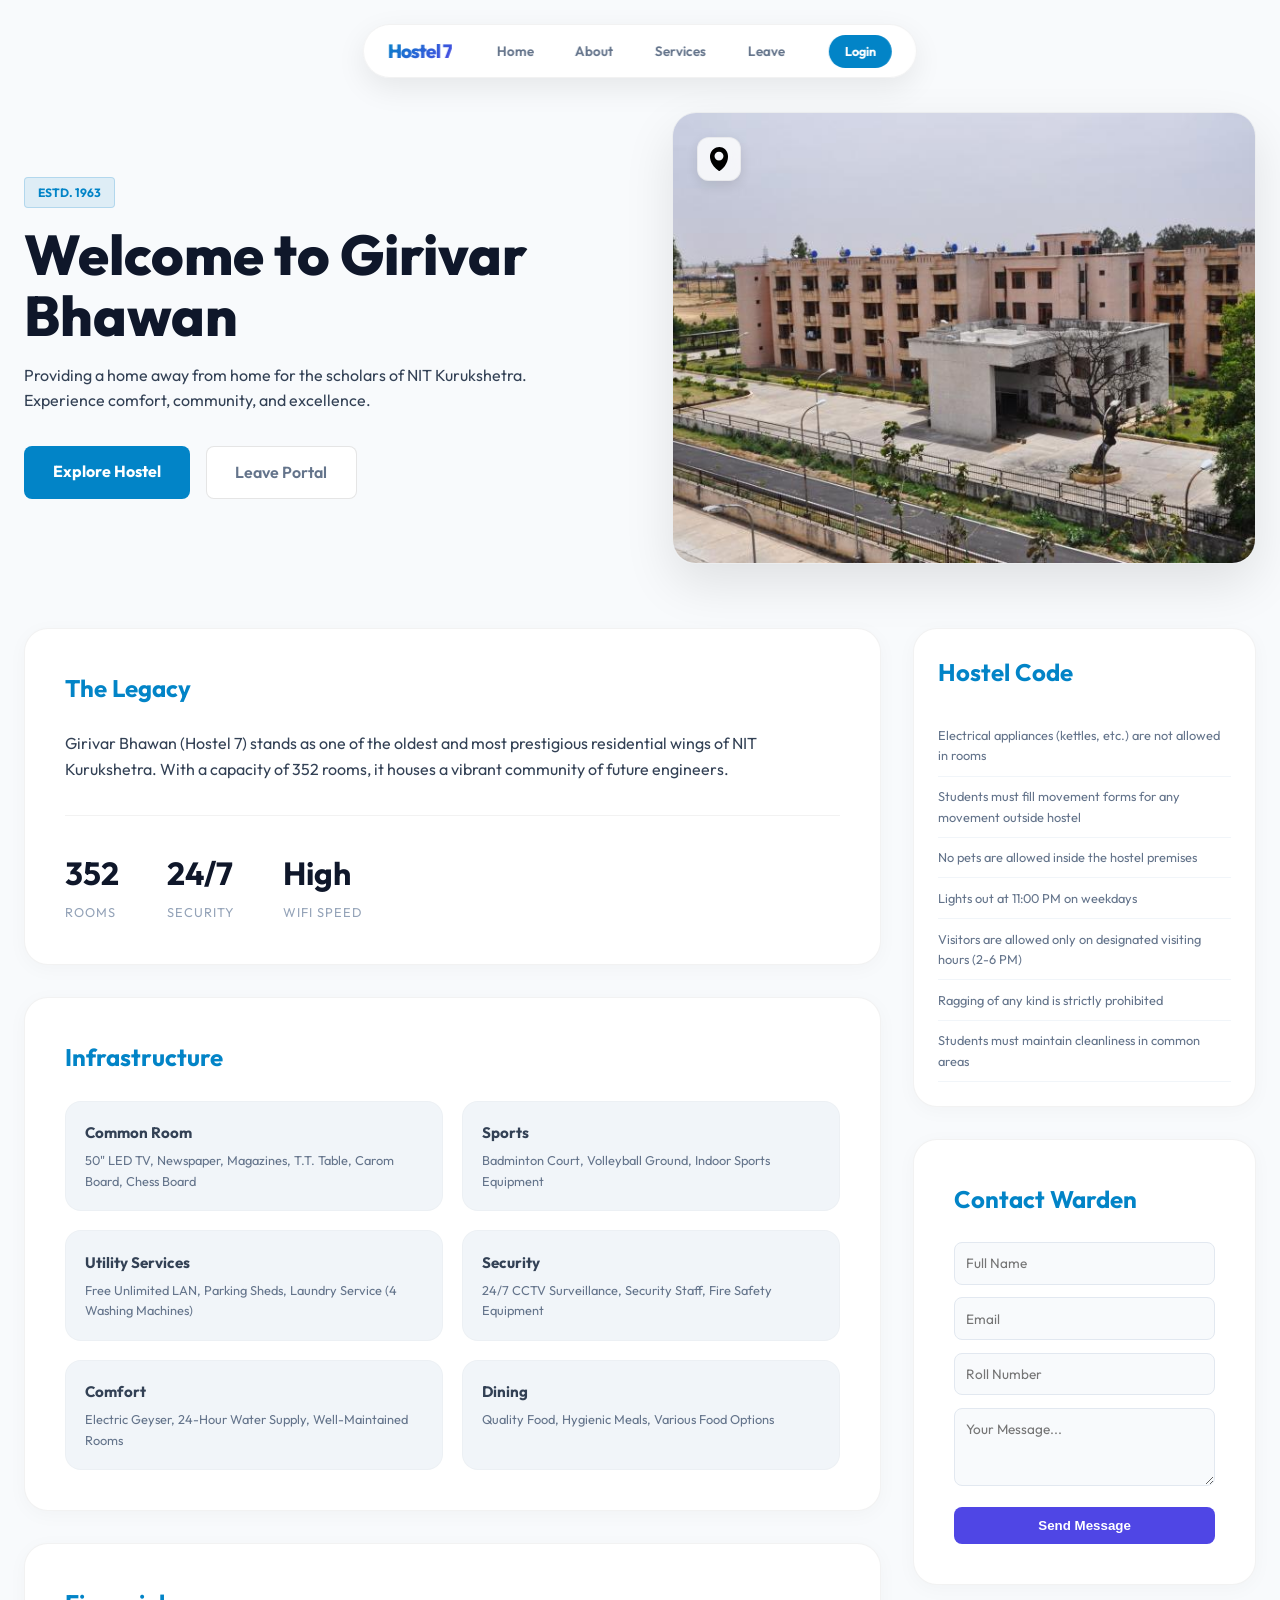
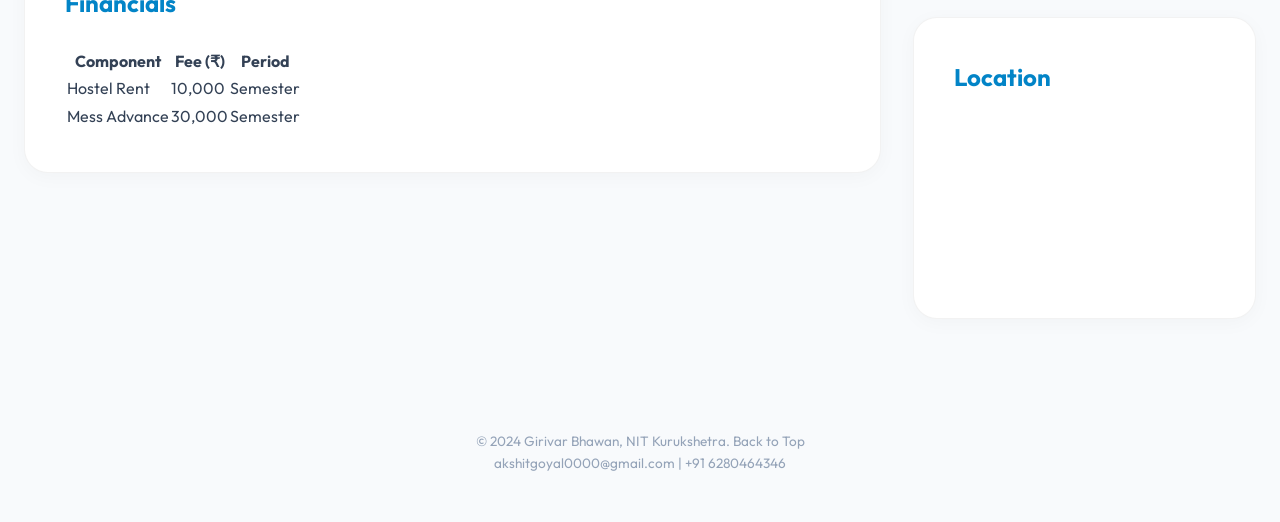
<file: index.html>
<!DOCTYPE html>
<html lang="en">
<head>
    <meta charset="UTF-8">
    <meta name="viewport" content="width=device-width, initial-scale=1.0">
    <title>Girivar Bhawan - Hostel 7 | NIT Kurukshetra</title>
    <link rel="stylesheet" href="styles.css">
</head>
<body>
    
    <nav class="navbar pill-nav">
        <div class="navbar-container">
            <h1 class="logo">Hostel 7</h1>
            <ul class="nav-links">
                <li><a href="#home" onclick="scrollTo('home')">Home</a></li>
                <li><a href="#about" onclick="scrollTo('about')">About</a></li>
                <li><a href="#facilities" onclick="scrollTo('facilities')">Services</a></li>
                <li><a href="leave.html">Leave</a></li>
            </ul>
            <div id="nav-auth-slot"></div>
        </div>
    </nav>

    <main class="app-container">
        
        <section id="hero" class="hero-split">
            <div class="hero-content">
                <span class="badge">ESTD. 1963</span>
                <h2>Welcome to Girivar Bhawan</h2>
                <p>Providing a home away from home for the scholars of NIT Kurukshetra. Experience comfort, community, and excellence.</p>
                <div class="hero-cta">
                    <a href="#about" class="btn-primary">Explore Hostel</a>
                    <a href="leave.html" class="btn-secondary">Leave Portal</a>
                </div>
            </div>
            <div class="hero-visual">
                <div class="hero-img-wrapper">
                    <a href="#location" class="hero-icon" id="hero-map-pin" title="View Location">
                        <img src="map-pin.svg" alt="Location" width="24" height="24">
                    </a>
                    <img src="image.png" alt="Girivar Bhawan Hero Image" id="heroImg" usemap="#hostel-map">
                    <map name="hostel-map" id="hostelMap">
                        <area shape="rect" data-coords="530,100,778,453" coords="530,100,778,453" href="leave.html" alt="Entrance" title="Entrance: Click to Apply for Leave">
                        <area shape="rect" data-coords="0,0,530,453" coords="0,0,530,453" href="#about" alt="Building" title="Building: Click to know About Us">
                    </map>
                </div>
            </div>
        </section>

        <div class="dashboard-grid">
            
            <div class="grid-main">
                <section id="about" class="glass-section">
                    <h2>The Legacy</h2>
                    <p>Girivar Bhawan (Hostel 7) stands as one of the oldest and most prestigious residential wings of NIT Kurukshetra. With a capacity of 352 rooms, it houses a vibrant community of future engineers.</p>
                    <div class="stats-row">
                        <div class="stat-item"><strong>352</strong><span>Rooms</span></div>
                        <div class="stat-item"><strong>24/7</strong><span>Security</span></div>
                        <div class="stat-item"><strong>High</strong><span>WiFi Speed</span></div>
                    </div>
                </section>

                <section id="facilities" class="glass-section">
                    <h2>Infrastructure</h2>
                    <div id="facilities-container" class="compact-facilities"></div>
                </section>

                <section id="fees" class="glass-section">
                    <h2>Financials</h2>
                    <div class="table-wrapper">
                        <table class="fees-table">
                            <thead>
                                <tr><th>Component</th><th>Fee (₹)</th><th>Period</th></tr>
                            </thead>
                            <tbody>
                                <tr><td>Hostel Rent</td><td>10,000</td><td>Semester</td></tr>
                                <tr><td>Mess Advance</td><td>30,000</td><td>Semester</td></tr>
                            </tbody>
                        </table>
                    </div>
                </section>
            </div>

            
            <aside class="grid-sidebar">
                <section class="glass-section rules-card">
                    <h3>Hostel Code</h3>
                    <ul class="rules-list"></ul>
                </section>

                <section id="feedback" class="glass-section feedback-card">
                    <h3>Contact Warden</h3>
                    <form class="feedback-form" onsubmit="submitFeedback(event)">
                        <input type="text" id="fname" placeholder="Full Name" required>
                        <input type="email" id="email" placeholder="Email" required>
                        <input type="text" id="roll" placeholder="Roll Number" required>
                        <textarea id="feedback" placeholder="Your Message..." rows="3" required></textarea>
                        <button type="submit" class="btn-submit">Send Message</button>
                    </form>
                    <p id="feedback-message" class="feedback-message"></p>
                </section>

                <section id="location" class="glass-section location-mini">
                    <h3>Location</h3>
                    <div class="map-mini">
                        <iframe src="https://www.google.com/maps/embed?pb=!1m18!1m12!1m3!1d3435.67!2d76.80!3d29.96!2m3!1f0!2f0!3f0!3m2!1i1024!2i768!4f13.1!3m3!1m2!1s0x0%3A0x0!2zMjnCsDU4JzA0LjgiTiA3NsKwNDgnMTEuMiJF!5e0!3m2!1sen!2sin!4v1234567890" width="100%" height="150" style="border:0;" allowfullscreen="" loading="lazy"></iframe>
                    </div>
                </section>
            </aside>
        </div>
    </main>

    <footer class="footer">
        <p>&copy; 2024 Girivar Bhawan, NIT Kurukshetra. <a href="#hero">Back to Top</a></p>
        <p>akshitgoyal0000@gmail.com | +91 6280464346</p>
    </footer>

    <script src="scripts.js"></script>
</body>
</html>
</file>
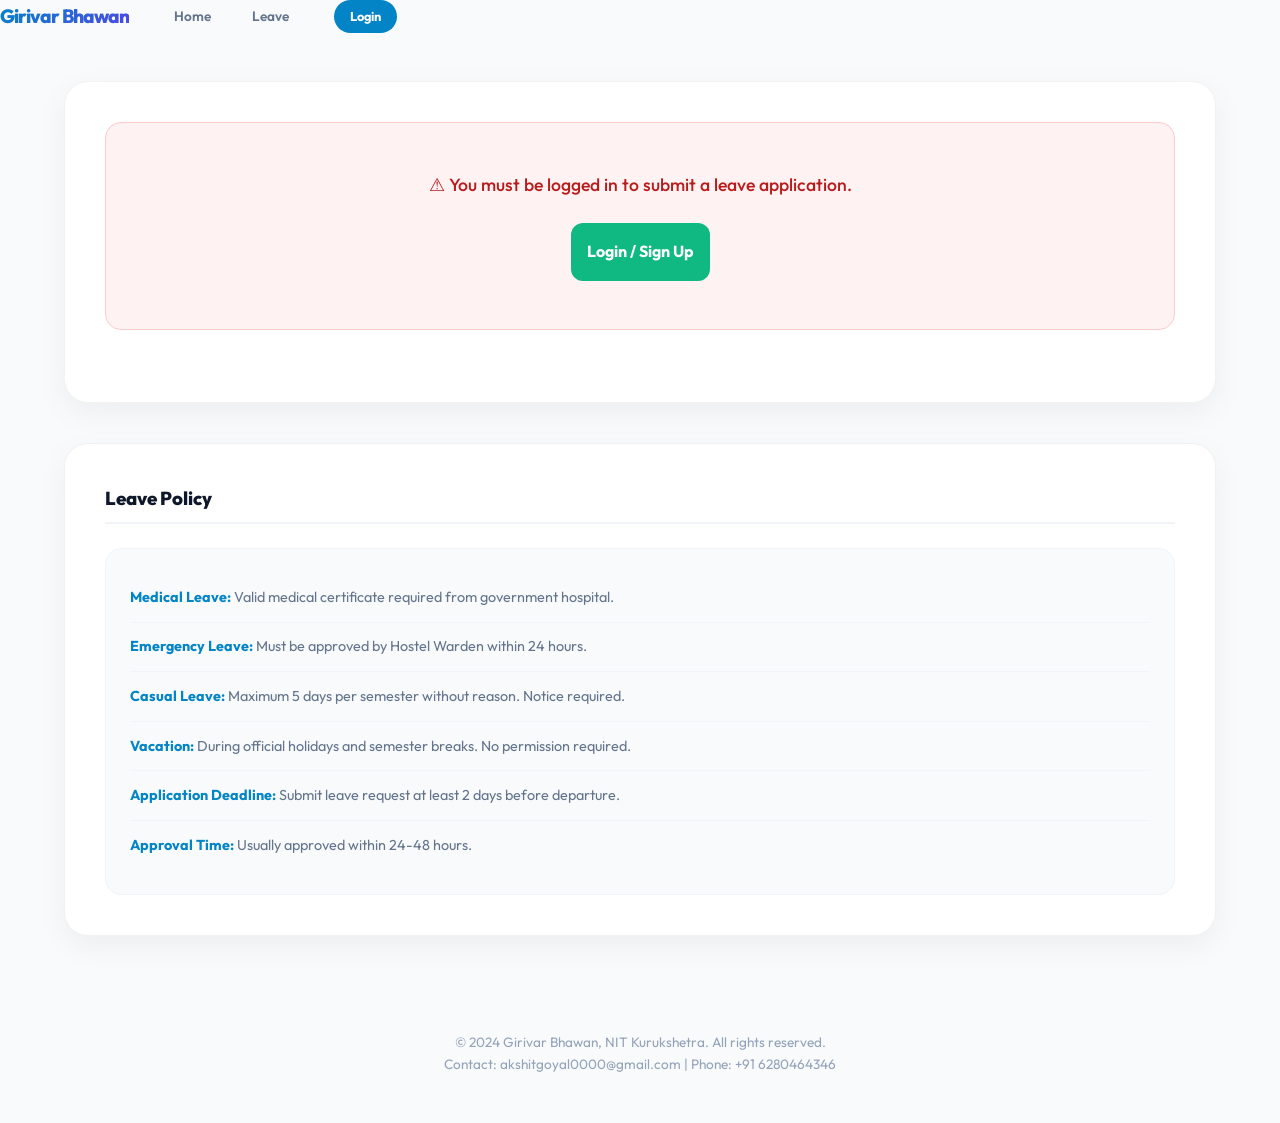
<file: leave.html>
<!DOCTYPE html>
<html lang="en">
<head>
    <meta charset="UTF-8">
    <meta name="viewport" content="width=device-width, initial-scale=1.0">
    <title>Leave Application - Girivar Bhawan</title>
    <link rel="stylesheet" href="styles.css">
    <link rel="stylesheet" href="stls.css">
</head>
<body>
    
    <nav class="navbar">
        <div class="navbar-container">
            <h1 class="logo">Girivar Bhawan</h1>
            <ul class="nav-links">
                <li><a href="/index.html">Home</a></li>
                <li><a href="/leave.html">Leave</a></li>
            </ul>
            <div id="nav-auth-slot"></div>
        </div>
    </nav>

    
    <section class="leave-section">
        <div class="leave-container">
            
            <div id="not-logged-in">
                <p class="not-logged-in-text">&#9888; You must be logged in to submit a leave application.</p>
                <a href="/signup.html" class="btn-leave-submit btn-leave-link">Login / Sign Up</a>
            </div>

            <h2>Leave Application Form</h2>
            <p class="form-instruction">Please fill in all the required fields to submit your leave request.</p>

            <form class="leave-form" id="leaveForm" onsubmit="submitLeave(event)">
                <div class="form-group-leave">
                    <label for="lname">Student Name: <span class="required">*</span></label>
                    <input type="text" id="lname" name="lname" required>
                </div>

                <div class="form-group-leave">
                    <label for="lroll">Roll Number: <span class="required">*</span></label>
                    <input type="text" id="lroll" name="lroll" required>
                </div>

                <div class="form-group-leave">
                    <label for="lemail">Email: <span class="required">*</span></label>
                    <input type="email" id="lemail" name="lemail" required>
                </div>

                <div class="form-group-leave">
                    <label for="lphone">Phone Number: <span class="required">*</span></label>
                    <input type="tel" id="lphone" name="lphone" required>
                </div>

                <div class="form-group-leave">
                    <label for="lroom">Room Number: <span class="required">*</span></label>
                    <input type="text" id="lroom" name="lroom" required>
                </div>

                <div class="form-group-leave">
                    <label for="lstartdate">Start Date: <span class="required">*</span></label>
                    <input type="date" id="lstartdate" name="lstartdate" required>
                </div>

                <div class="form-group-leave">
                    <label for="lenddate">End Date: <span class="required">*</span></label>
                    <input type="date" id="lenddate" name="lenddate" required>
                </div>

                <div class="form-group-leave">
                    <label for="lleave">Leave Type: <span class="required">*</span></label>
                    <select id="lleave" name="lleave" required></select>
                </div>

                <div class="form-group-leave">
                    <label for="parents">Parents/Guardian Contact: <span class="required">*</span></label>
                    <input type="tel" id="parents" name="parents" required>
                </div>

                <div class="form-group-leave">
                    <label for="lreason">Reason for Leave: <span class="required">*</span></label>
                    <textarea id="lreason" name="lreason" rows="4" required placeholder="Please provide detailed reason for your leave..."></textarea>
                </div>

                <div class="form-group-leave">
                    <label for="ldestination">Destination/Address during leave: <span class="required">*</span></label>
                    <textarea id="ldestination" name="ldestination" rows="3" required placeholder="Where will you be staying during your leave..."></textarea>
                </div>

                <div class="form-actions">
                    <button type="submit" class="btn-leave-submit">Submit Leave Request</button>
                    <button type="reset" class="btn-leave-reset">Clear Form</button>
                </div>
            </form>

            <p id="leaveMessage" class="leave-message"></p>
        </div>

        
        <div class="leave-container leave-container--policy">
            <h3>Leave Policy</h3>
            <ul class="policy-list">
                <li><strong>Medical Leave:</strong> Valid medical certificate required from government hospital.</li>
                <li><strong>Emergency Leave:</strong> Must be approved by Hostel Warden within 24 hours.</li>
                <li><strong>Casual Leave:</strong> Maximum 5 days per semester without reason. Notice required.</li>
                <li><strong>Vacation:</strong> During official holidays and semester breaks. No permission required.</li>
                <li><strong>Application Deadline:</strong> Submit leave request at least 2 days before departure.</li>
                <li><strong>Approval Time:</strong> Usually approved within 24-48 hours.</li>
            </ul>
        </div>
    </section>

    
    <footer class="footer">
        <p>&copy; 2024 Girivar Bhawan, NIT Kurukshetra. All rights reserved.</p>
        <p>Contact: akshitgoyal0000@gmail.com | Phone: +91 6280464346</p>
    </footer>

    <script src="scripts.js"></script>
    <script src="leave.js"></script>
</body>
</html>
</file>
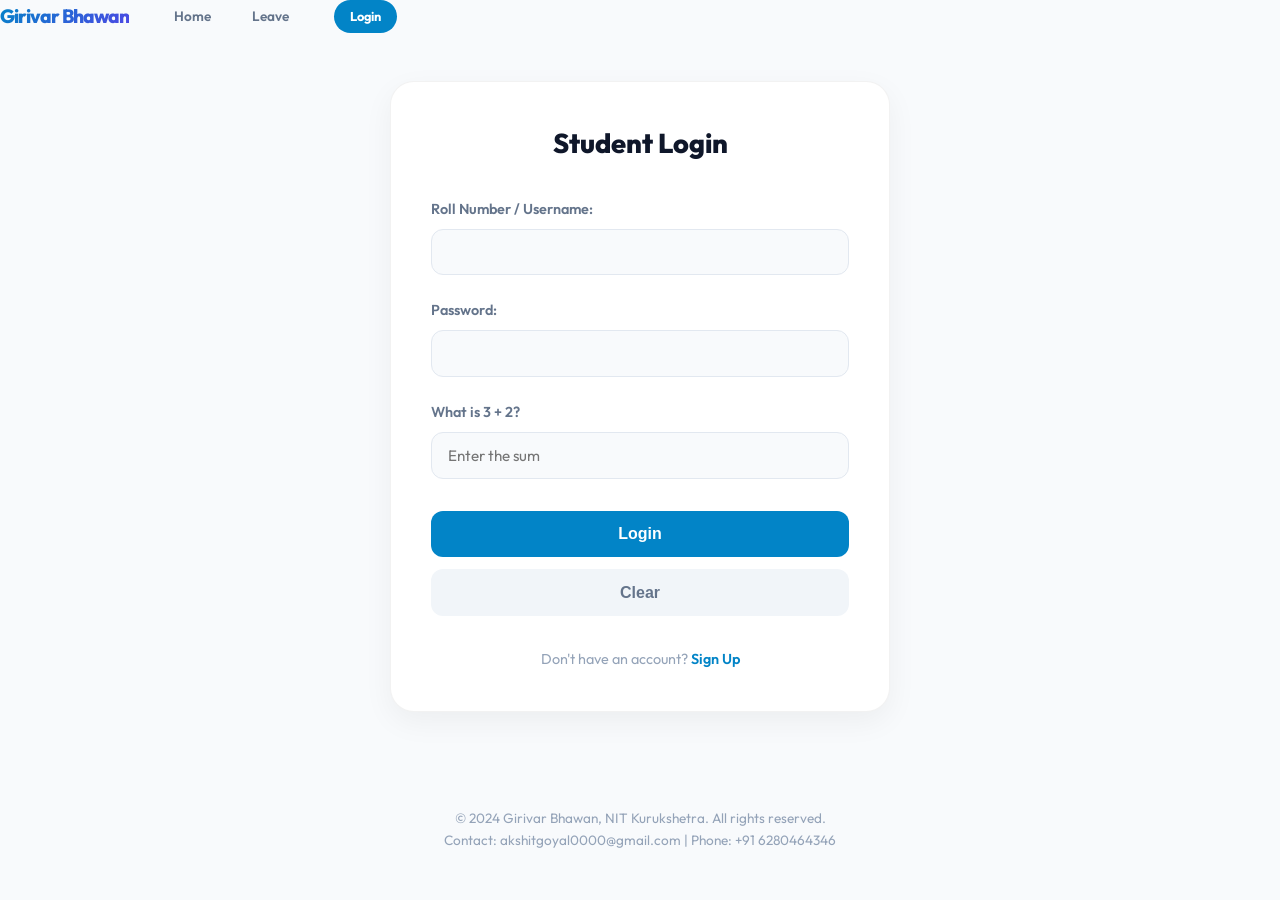
<file: signup.html>
<!DOCTYPE html>
<html lang="en">
<head>
    <meta charset="UTF-8">
    <meta name="viewport" content="width=device-width, initial-scale=1.0">
    <title>Login - Girivar Bhawan</title>
    <link rel="stylesheet" href="styles.css">
    <link rel="stylesheet" href="stls.css">
</head>
<body>
    
    <nav class="navbar">
        <div class="navbar-container">
            <h1 class="logo">Girivar Bhawan</h1>
            <ul class="nav-links">
                <li><a href="/index.html">Home</a></li>
                <li><a href="/leave.html">Leave</a></li>
            </ul>
            <div id="nav-auth-slot"></div>
        </div>
    </nav>

    
    <section class="auth-section">
        <div class="auth-container">
            <h2>Student Login</h2>
            
            <form class="auth-form" id="loginForm" onsubmit="handleLogin(event)">
                <div class="form-group-auth">
                    <label for="username">Roll Number / Username:</label>
                    <input type="text" id="username" name="username" required>
                </div>

                <div class="form-group-auth">
                    <label for="password">Password:</label>
                    <input type="password" id="password" name="password" required>
                </div>

                <div class="form-group-auth">
                    <label id="loginCaptchaQuestion" for="loginCaptchaAnswer">Captcha:</label>
                    <input type="number" id="loginCaptchaAnswer" name="loginCaptchaAnswer" required placeholder="Enter the sum">
                </div>

                <button type="submit" class="btn-auth">Login</button>
                <button type="reset" class="btn-auth-reset">Clear</button>
            </form>

            <p id="loginMessage" class="auth-message"></p>

            
            <p class="toggle-auth" onclick="toggleForm()">
                Don't have an account? <span class="link-text">Sign Up</span>
            </p>
        </div>

        
        <div class="auth-container" id="signupContainer">
            <h2>Create Account</h2>

            <form class="auth-form" id="signupForm" onsubmit="handleSignup(event)">
                <div class="form-group-auth">
                    <label for="signupName">Full Name:</label>
                    <input type="text" id="signupName" name="signupName" required>
                </div>

                <div class="form-group-auth">
                    <label for="signupEmail">Email:</label>
                    <input type="email" id="signupEmail" name="signupEmail" required>
                </div>

                <div class="form-group-auth">
                    <label for="signupRoll">Roll Number:</label>
                    <input type="text" id="signupRoll" name="signupRoll" required>
                </div>

                <div class="form-group-auth">
                    <label for="signupUsername">Username:</label>
                    <input type="text" id="signupUsername" name="signupUsername" required>
                </div>

                <div class="form-group-auth">
                    <label for="signupPassword">Password:</label>
                    <input type="password" id="signupPassword" name="signupPassword" required>
                </div>

                <div class="form-group-auth">
                    <label for="signupConfirmPassword">Confirm Password:</label>
                    <input type="password" id="signupConfirmPassword" name="signupConfirmPassword" required>
                </div>

                <div class="form-group-auth">
                    <label id="signupCaptchaQuestion" for="signupCaptchaAnswer">Captcha:</label>
                    <input type="number" id="signupCaptchaAnswer" name="signupCaptchaAnswer" required placeholder="Enter the sum">
                </div>

                <button type="submit" class="btn-auth">Sign Up</button>
                <button type="reset" class="btn-auth-reset">Clear</button>
            </form>

            <p id="signupMessage" class="auth-message"></p>

            
            <p class="toggle-auth" onclick="toggleForm()">
                Already have an account? <span class="link-text">Login</span>
            </p>
        </div>
    </section>

    
    <footer class="footer">
        <p>&copy; 2024 Girivar Bhawan, NIT Kurukshetra. All rights reserved.</p>
        <p>Contact: akshitgoyal0000@gmail.com | Phone: +91 6280464346</p>
    </footer>

    <script src="scripts.js"></script>
    <script src="signup.js"></script>
</body>
</html>
</file>
<file: styles.css>
@import url('https://fonts.googleapis.com/css2?family=Outfit:wght@300;400;500;600;700;800&display=swap');

* { margin: 0; padding: 0; box-sizing: border-box; }

body {
    font-family: 'Outfit', sans-serif;
    line-height: 1.6;
    color: #334155;
    background-color: #f8fafc;
    min-height: 100vh;
}

a { text-decoration: none; color: inherit; }


.pill-nav {
    position: fixed;
    top: 1.5rem;
    left: 50%;
    transform: translateX(-50%);
    width: fit-content;
    background: rgba(255, 255, 255, 0.9);
    backdrop-filter: blur(12px);
    border: 1px solid rgba(0, 0, 0, 0.05);
    border-radius: 100px;
    padding: 0.6rem 1.5rem;
    z-index: 1000;
    box-shadow: 0 10px 30px rgba(0, 0, 0, 0.08);
}

.navbar-container {
    display: flex;
    align-items: center;
    gap: 2rem;
}

.logo {
    font-size: 1.2rem;
    font-weight: 800;
    letter-spacing: -1px;
    background: linear-gradient(135deg, #0284c7, #4f46e5);
    -webkit-background-clip: text;
    -webkit-text-fill-color: transparent;
}

.nav-links {
    list-style: none;
    display: flex;
    gap: 1rem;
}

.nav-links a {
    color: #64748b;
    font-size: 0.85rem;
    font-weight: 600;
    padding: 0.4rem 0.8rem;
    border-radius: 20px;
    transition: all 0.2s;
}

.nav-links a:hover {
    color: #0284c7;
    background: rgba(2, 132, 199, 0.05);
}

#nav-auth-slot { display: flex; align-items: center; }

.nav-login-btn {
    font-size: 0.8rem;
    padding: 0.4rem 1rem;
    border-radius: 50px;
    background: #0284c7;
    color: #ffffff;
    font-weight: 700;
    transition: transform 0.2s;
}

.nav-login-btn:hover { transform: scale(1.05); }


.app-container {
    max-width: 1300px;
    margin: 0 auto;
    padding: 7rem 24px 2rem;
}


.hero-split {
    display: grid;
    grid-template-columns: 1fr 1fr;
    gap: 4rem;
    align-items: center;
    margin-bottom: 4rem;
}

.hero-content h2 {
    font-size: 3.5rem;
    font-weight: 800;
    line-height: 1.1;
    margin: 1rem 0;
    color: #0f172a;
}

.badge {
    display: inline-block;
    padding: 0.3rem 0.8rem;
    background: rgba(2, 132, 199, 0.1);
    border: 1px solid rgba(2, 132, 199, 0.2);
    color: #0284c7;
    border-radius: 4px;
    font-size: 0.75rem;
    font-weight: 700;
}

.hero-cta {
    display: flex;
    gap: 1rem;
    margin-top: 2rem;
}

.btn-primary {
    background: #0284c7;
    color: #ffffff;
    padding: 0.8rem 1.8rem;
    border-radius: 8px;
    font-weight: 700;
    transition: transform 0.2s;
}

.btn-secondary {
    border: 1px solid rgba(0, 0, 0, 0.1);
    padding: 0.8rem 1.8rem;
    border-radius: 8px;
    font-weight: 600;
    background: #ffffff;
    color: #64748b;
}

.btn-primary:hover { transform: translateY(-2px); box-shadow: 0 4px 12px rgba(2, 132, 199, 0.3); }

.hero-visual {
    position: relative;
    border-radius: 24px;
    overflow: hidden;
    box-shadow: 0 20px 50px rgba(0, 0, 0, 0.1);
    border: 1px solid rgba(0, 0, 0, 0.05);
}

#heroImg {
    width: 100%;
    height: 450px;
    object-fit: cover;
    display: block;
}

.hero-img-wrapper {
    position: relative;
    width: 100%;
    height: 100%;
}

.hero-icon {
    position: absolute;
    top: 1.5rem;
    left: 1.5rem;
    z-index: 10;
    background: rgba(255, 255, 255, 0.8);
    backdrop-filter: blur(8px);
    border: 1px solid rgba(0, 0, 0, 0.05);
    width: 44px;
    height: 44px;
    border-radius: 12px;
    display: flex;
    align-items: center;
    justify-content: center;
    transition: all 0.3s cubic-bezier(0.4, 0, 0.2, 1);
    box-shadow: 0 4px 12px rgba(0, 0, 0, 0.1);
}

.hero-icon:hover {
    background: #0284c7;
    transform: scale(1.1) rotate(5deg);
    box-shadow: 0 0 20px rgba(2, 132, 199, 0.4);
}

.hero-icon img {
    filter: brightness(0);
}

.hero-icon:hover img {
    filter: brightness(0) invert(1);
}


.dashboard-grid {
    display: grid;
    grid-template-columns: 2.5fr 1fr;
    gap: 2rem;
}

.glass-section {
    background: #ffffff;
    border: 1px solid rgba(0, 0, 0, 0.05);
    padding: 2.5rem;
    border-radius: 24px;
    margin-bottom: 2rem;
    box-shadow: 0 4px 20px rgba(0, 0, 0, 0.03);
}

.glass-section h2, .glass-section h3 {
    font-size: 1.5rem;
    font-weight: 700;
    margin-bottom: 1.5rem;
    color: #0284c7;
}


.stats-row {
    display: flex;
    gap: 3rem;
    margin-top: 2rem;
    padding-top: 2rem;
    border-top: 1px solid rgba(0, 0, 0, 0.05);
}

.stat-item strong {
    display: block;
    font-size: 2rem;
    color: #0f172a;
}

.stat-item span {
    font-size: 0.8rem;
    color: #94a3b8;
    text-transform: uppercase;
    letter-spacing: 1px;
}


.compact-facilities {
    display: grid;
    grid-template-columns: repeat(2, 1fr);
    gap: 1.2rem;
}

.facility-item {
    background: #f1f5f9;
    padding: 1.2rem;
    border-radius: 16px;
    border: 1px solid rgba(0, 0, 0, 0.02);
}

.facility-item h3 { font-size: 0.95rem; margin-bottom: 0.3rem; color: #334155; }
.facility-item p { font-size: 0.8rem; color: #64748b; margin: 0; text-align: left; }


.rules-card { padding: 1.5rem; }
.rules-list { list-style: none; }
.rules-list li {
    font-size: 0.8rem;
    color: #64748b;
    padding: 0.6rem 0;
    border-bottom: 1px solid #f1f5f9;
}

.feedback-card input, .feedback-card textarea {
    width: 100%;
    margin-bottom: 0.8rem;
    background: #f8fafc;
    border: 1px solid #e2e8f0;
    padding: 0.7rem;
    border-radius: 8px;
    color: #334155;
    font-family: inherit;
    font-size: 0.85rem;
}

.feedback-card input:focus, .feedback-card textarea:focus {
    outline: none;
    border-color: #0284c7;
    background: #fff;
}

.feedback-card .btn-submit {
    width: 100%;
    background: #4f46e5;
    padding: 0.7rem;
    border-radius: 8px;
    border: none;
    color: white;
    font-weight: 700;
    cursor: pointer;
    transition: opacity 0.2s;
}

.feedback-card .btn-submit:hover { opacity: 0.9; }


.nav-avatar-wrapper { position: relative; }
.nav-avatar {
    width: 32px; height: 32px;
    background: #0284c7;
    border-radius: 50%;
    display: flex; align-items: center; justify-content: center;
    color: #ffffff; font-weight: 800; font-size: 0.8rem;
}

.nav-dropdown {
    display: none;
    position: absolute;
    top: 100%; right: 0;
    padding-top: 10px;
    width: 150px;
}

.nav-dropdown-inner {
    background: #ffffff;
    padding: 1rem;
    border-radius: 12px;
    border: 1px solid rgba(0, 0, 0, 0.05);
    box-shadow: 0 10px 25px rgba(0,0,0,0.1);
}

.nav-avatar-wrapper:hover .nav-dropdown { display: block; }
.nav-dropdown-username { font-size: 0.8rem; margin-bottom: 0.5rem; text-align: center; color: #0f172a; font-weight: 700; }
.nav-logout-btn { 
    width: 100%; padding: 0.4rem; border-radius: 6px; border: none;
    background: #ef4444; color: white; font-size: 0.75rem; font-weight: 700;
}


.footer {
    text-align: center;
    padding: 3rem;
    color: #94a3b8;
    font-size: 0.85rem;
}


@media (max-width: 1024px) {
    .hero-split { grid-template-columns: 1fr; gap: 2rem; }
    .dashboard-grid { grid-template-columns: 1fr; }
    .hero-content h2 { font-size: 2.5rem; }
}

@media (max-width: 480px) {
    .pill-nav { width: 90%; }
    .navbar-container { gap: 1rem; }
    .nav-links { display: none; }
}
</file>
<file: stls.css>
.hidden {
    display: none !important;
}


#not-logged-in {
    display: none;
    text-align: center;
    padding: 3rem 2rem;
    background: #fef2f2;
    border: 1px solid #fecaca;
    border-radius: 16px;
    margin-bottom: 2rem;
}

.not-logged-in-text {
    font-size: 1.1rem;
    color: #b91c1c;
    margin-bottom: 1.5rem;
    font-weight: 500;
}


.btn-leave-link {
    display: inline-block;
    text-decoration: none;
    padding: 0.8rem 2rem;
    background: #0284c7;
    color: white;
    border-radius: 8px;
    font-weight: 600;
    transition: transform 0.2s, opacity 0.2s;
}

.btn-leave-link:hover {
    transform: translateY(-2px);
    opacity: 0.9;
}


.leave-container--policy {
    margin-top: 2.5rem;
}


.link-text {
    color: #0284c7;
    cursor: pointer;
    font-weight: 600;
    transition: color 0.2s;
}

.link-text:hover {
    color: #4f46e5;
}


.auth-section {
    max-width: 1200px;
    margin: 3rem auto;
    padding: 0 24px;
    display: flex;
    justify-content: center;
}

.auth-container {
    background: #ffffff;
    border: 1px solid rgba(0, 0, 0, 0.05);
    padding: 2.5rem;
    border-radius: 24px;
    box-shadow: 0 10px 30px rgba(0, 0, 0, 0.05);
    width: 100%;
    max-width: 500px;
}

.auth-container h2 {
    text-align: center;
    color: #0f172a;
    margin-bottom: 2rem;
    font-size: 1.7rem;
    font-weight: 800;
}

.auth-form {
    display: flex;
    flex-direction: column;
}

.form-group-auth {
    margin-bottom: 1.5rem;
}

.form-group-auth label {
    display: block;
    margin-bottom: 0.5rem;
    font-weight: 600;
    color: #64748b;
    font-size: 0.9rem;
}

.form-group-auth input,
.form-group-auth select {
    width: 100%;
    padding: 0.8rem 1rem;
    background: #f8fafc;
    border: 1px solid #e2e8f0;
    border-radius: 12px;
    color: #0f172a;
    font-family: 'Outfit', sans-serif;
    font-size: 0.95rem;
    transition: all 0.2s;
}

.form-group-auth input:focus,
.form-group-auth select:focus {
    outline: none;
    border-color: #0284c7;
    background: #ffffff;
    box-shadow: 0 0 0 4px rgba(2, 132, 199, 0.1);
}

.btn-auth {
    background: #0284c7;
    color: white;
    padding: 0.9rem;
    border: none;
    border-radius: 12px;
    font-size: 1rem;
    font-weight: 700;
    cursor: pointer;
    transition: all 0.2s;
    margin-top: 0.5rem;
}

.btn-auth:hover {
    transform: translateY(-1px);
    box-shadow: 0 4px 12px rgba(2, 132, 199, 0.3);
}

.btn-auth-reset {
    background: #f1f5f9;
    color: #64748b;
    padding: 0.9rem;
    border: none;
    border-radius: 12px;
    font-size: 1rem;
    font-weight: 700;
    cursor: pointer;
    transition: all 0.2s;
    margin-top: 0.75rem;
}

.btn-auth-reset:hover {
    background: #e2e8f0;
    color: #0f172a;
}

.auth-message {
    margin-top: 1.5rem;
    padding: 1rem;
    text-align: center;
    border-radius: 12px;
    font-weight: 600;
    font-size: 0.95rem;
    display: none;
}

.auth-message.success {
    background: #ecfdf5;
    color: #065f46;
    border: 1px solid #a7f3d0;
    display: block;
}

.auth-message.error {
    background: #fef2f2;
    color: #991b1b;
    border: 1px solid #fecaca;
    display: block;
}

.toggle-auth {
    text-align: center;
    margin-top: 2rem;
    color: #94a3b8;
    font-size: 0.9rem;
}


.leave-section {
    max-width: 1200px;
    margin: 3rem auto;
    padding: 0 24px;
}

.leave-container {
    background: #ffffff;
    border: 1px solid rgba(0, 0, 0, 0.05);
    padding: 2.5rem;
    border-radius: 24px;
    box-shadow: 0 10px 30px rgba(0, 0, 0, 0.05);
}

.leave-container h2,
.leave-container h3 {
    color: #0f172a;
    margin-bottom: 1.5rem;
    font-weight: 800;
    padding-bottom: 0.5rem;
    border-bottom: 2px solid #f1f5f9;
}

.form-instruction {
    background: #f0f9ff;
    padding: 1rem;
    border-left: 4px solid #0284c7;
    margin-bottom: 2rem;
    color: #0369a1;
    border-radius: 8px;
    font-size: 0.9rem;
}

.leave-form {
    display: flex;
    flex-direction: column;
}

.form-group-leave {
    margin-bottom: 1.5rem;
}

.form-group-leave label {
    display: block;
    margin-bottom: 0.5rem;
    font-weight: 600;
    color: #64748b;
    font-size: 0.9rem;
}

.required {
    color: #ef4444;
}

.form-group-leave input,
.form-group-leave select,
.form-group-leave textarea {
    width: 100%;
    padding: 0.8rem 1rem;
    background: #f8fafc;
    border: 1px solid #e2e8f0;
    border-radius: 12px;
    color: #0f172a;
    font-family: 'Outfit', sans-serif;
    font-size: 0.95rem;
    transition: all 0.2s;
}

.form-group-leave input:focus,
.form-group-leave select:focus,
.form-group-leave textarea:focus {
    outline: none;
    border-color: #0284c7;
    background: #ffffff;
    box-shadow: 0 0 0 4px rgba(2, 132, 199, 0.1);
}

.form-group-leave textarea {
    resize: vertical;
    min-height: 100px;
}

.form-actions {
    display: flex;
    gap: 1rem;
    margin-top: 2rem;
}

.btn-leave-submit {
    flex: 2;
    background: #10b981;
    color: white;
    padding: 1rem;
    border: none;
    border-radius: 12px;
    font-size: 1rem;
    font-weight: 700;
    cursor: pointer;
    transition: all 0.2s;
}

.btn-leave-submit:hover {
    transform: translateY(-1px);
    box-shadow: 0 4px 12px rgba(16, 185, 129, 0.3);
}

.btn-leave-reset {
    flex: 1;
    background: #f1f5f9;
    color: #64748b;
    padding: 1rem;
    border: none;
    border-radius: 12px;
    font-size: 1rem;
    font-weight: 700;
    cursor: pointer;
    transition: all 0.2s;
}

.btn-leave-reset:hover {
    background: #e2e8f0;
    color: #0f172a;
}

.leave-message {
    margin-top: 1.5rem;
    padding: 1.2rem;
    text-align: center;
    border-radius: 12px;
    font-weight: 600;
    display: none;
}

.leave-message.success {
    background: #ecfdf5;
    color: #065f46;
    border: 1px solid #a7f3d0;
    display: block;
}

.leave-message.error {
    background: #fef2f2;
    color: #991b1b;
    border: 1px solid #fecaca;
    display: block;
}

.policy-list {
    list-style: none;
    background: #f8fafc;
    padding: 1.5rem;
    border-radius: 16px;
    border: 1px solid #f1f5f9;
}

.policy-list li {
    padding: 0.8rem 0;
    border-bottom: 1px solid #f1f5f9;
    color: #64748b;
    font-size: 0.9rem;
}

.policy-list li:last-child {
    border-bottom: none;
}

.policy-list li strong {
    color: #0284c7;
    font-weight: 700;
}

@media (max-width: 768px) {
    .auth-container,
    .leave-container {
        padding: 2rem 1.5rem;
    }

    .form-actions {
        flex-direction: column;
    }

    .btn-leave-submit,
    .btn-leave-reset {
        flex: none;
        width: 100%;
    }
}
</file>
